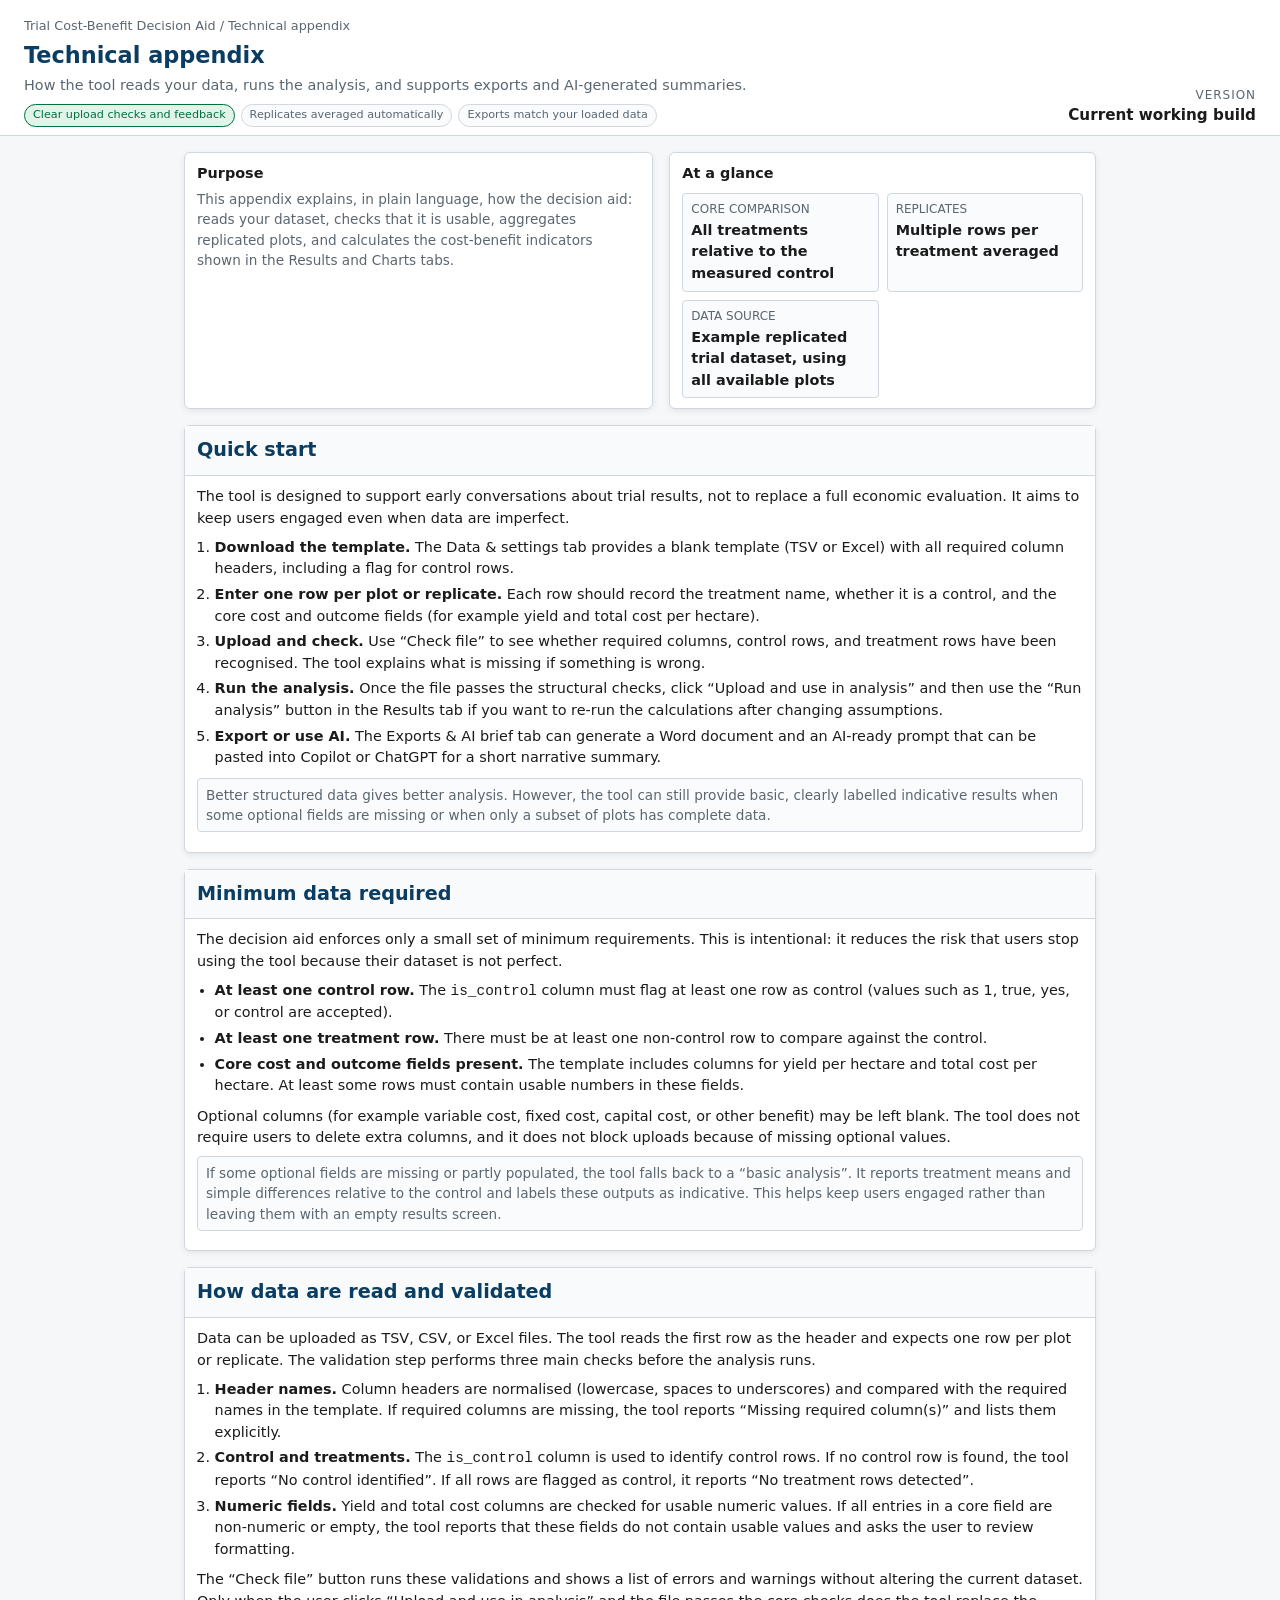
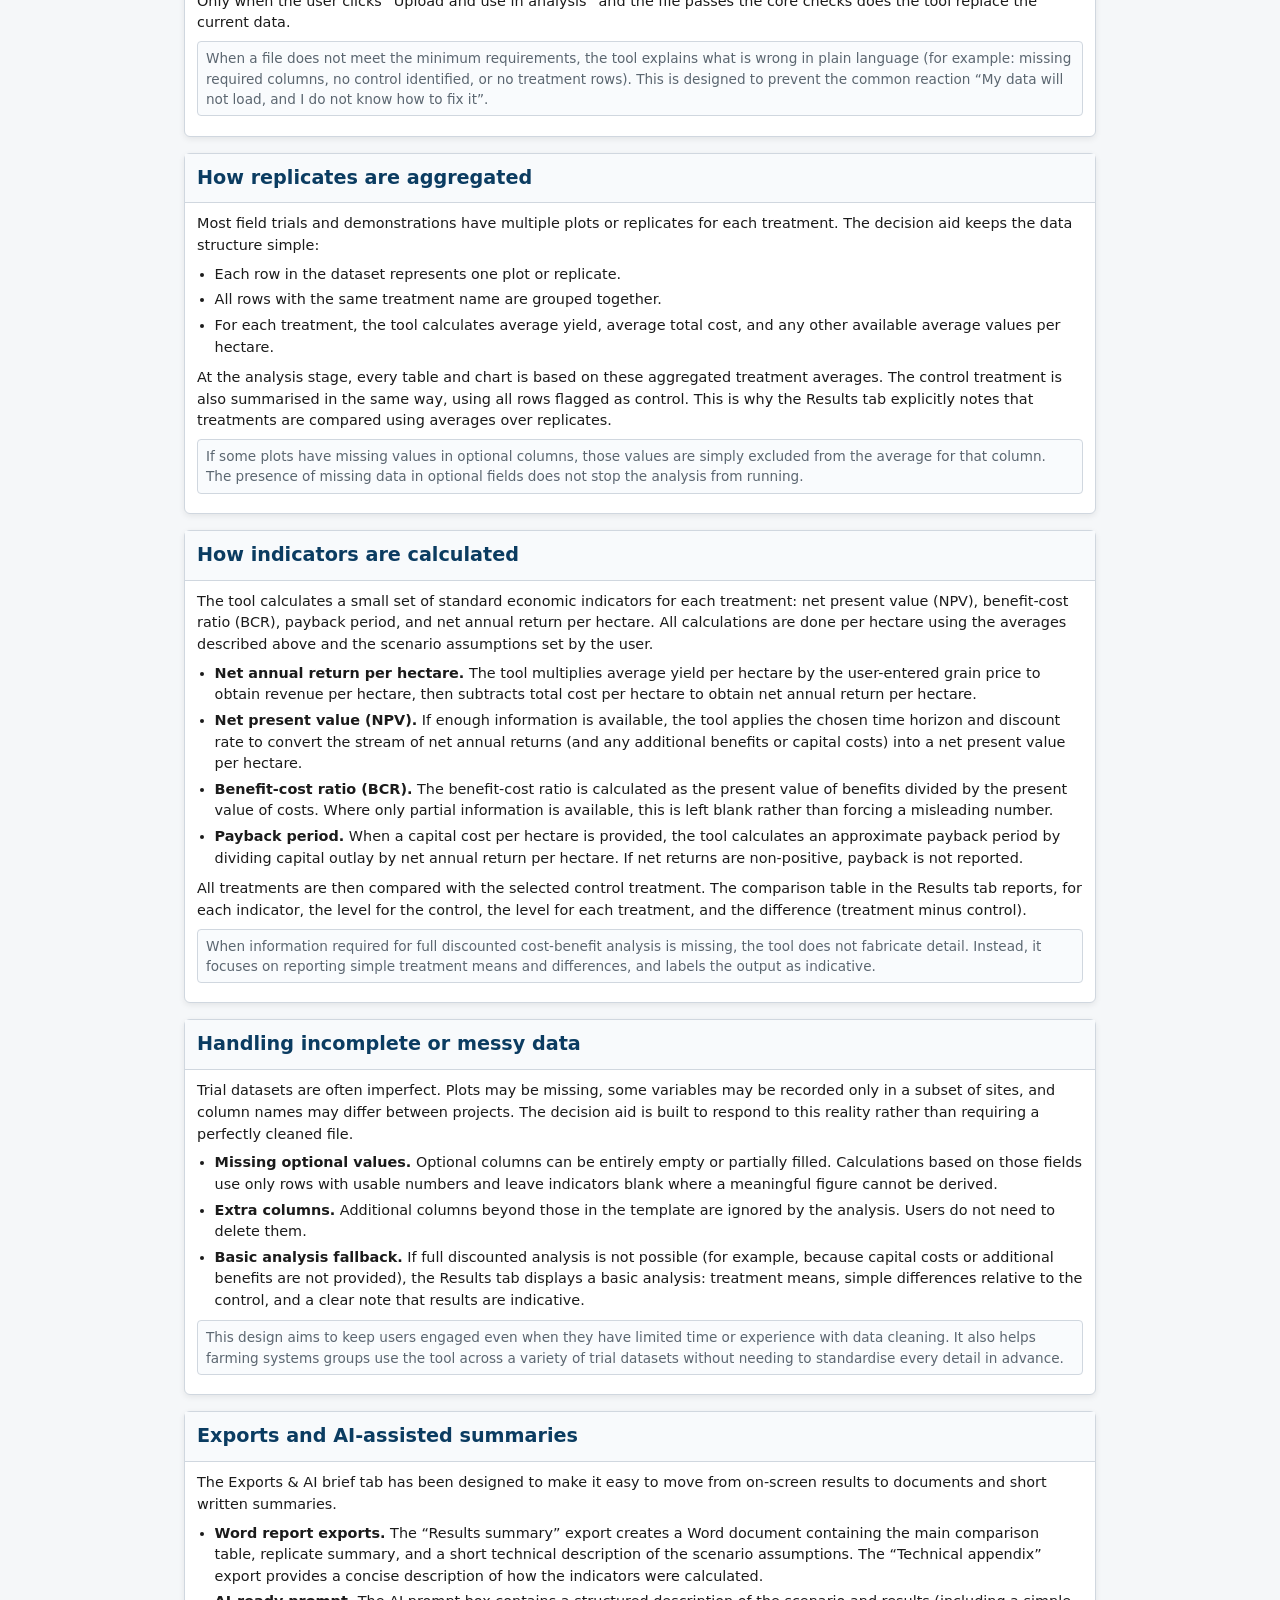
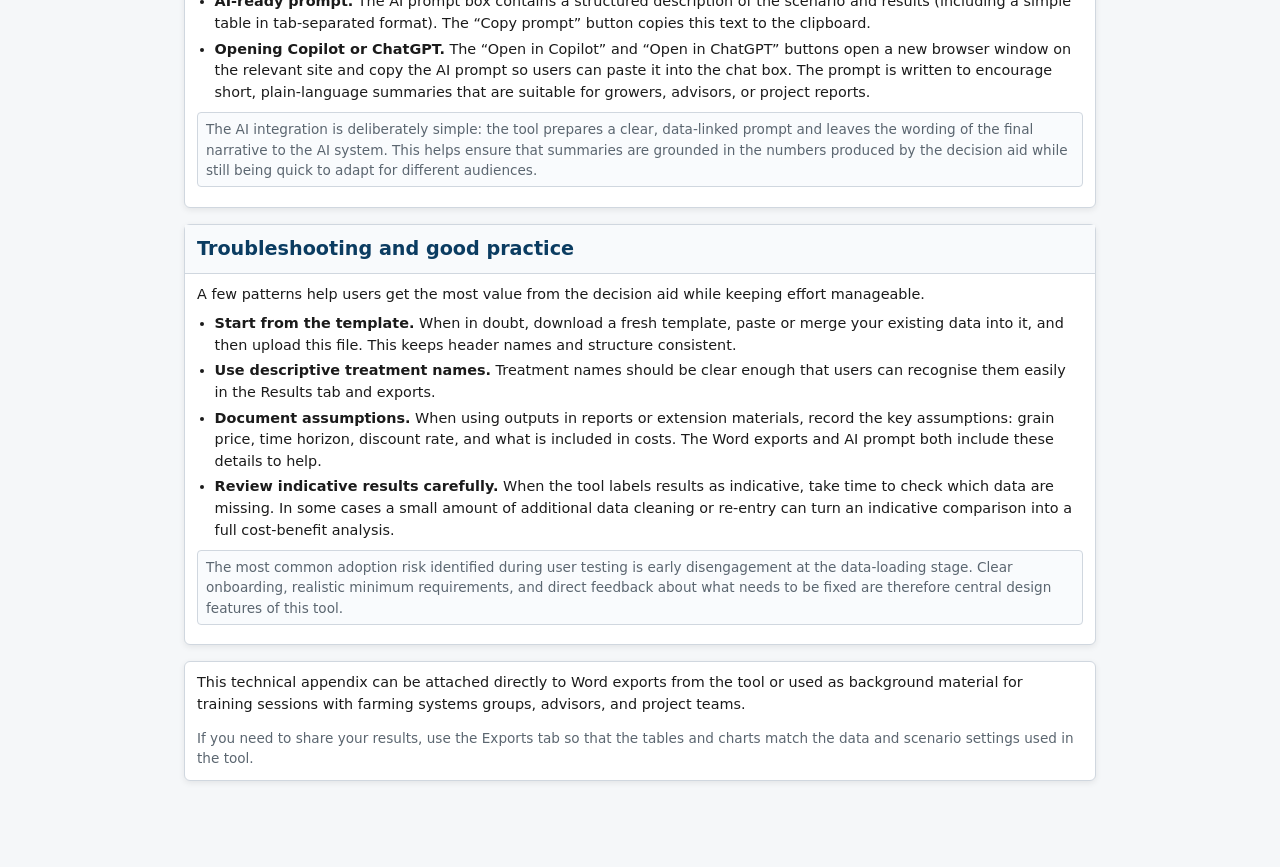
<file: technical-appendix.html>
<!doctype html>
<html lang="en">
<head>
  <meta charset="utf-8" />
  <title>Technical appendix – Trial Cost-Benefit Decision Aid</title>
  <meta name="viewport" content="width=device-width, initial-scale=1" />
  <meta name="description" content="User guide for the Trial Cost-Benefit Decision Aid." />
  <link rel="stylesheet" href="styles.css" />
</head>
<body>
  <div class="ta-shell">
    <header class="ta-header">
      <div class="ta-breadcrumb">Trial Cost-Benefit Decision Aid / Technical appendix</div>
      <div class="ta-title-row">
        <div class="ta-title-block">
          <div class="ta-title">Technical appendix</div>
          <div class="ta-subtitle">
            How the tool reads your data, runs the analysis, and supports exports and AI-generated summaries.
          </div>
          <div class="ta-header-tagline">
            <span class="ta-chip ta-highlight">Clear upload checks and feedback</span>
            <span class="ta-chip">Replicates averaged automatically</span>
            <span class="ta-chip">Exports match your loaded data</span>
          </div>
        </div>
        <div class="ta-status-block">
          <div class="ta-status-label">Version</div>
          <div class="ta-status-value">Current working build</div>
        </div>
      </div>
    </header>

    <main class="ta-main">
      <section class="ta-summary-grid">
        <div class="ta-summary-card">
          <div class="ta-summary-title">Purpose</div>
          <div class="ta-summary-body">
            This appendix explains, in plain language, how the decision aid:
            reads your dataset, checks that it is usable, aggregates replicated plots,
            and calculates the cost-benefit indicators shown in the Results and Charts tabs.
          </div>
        </div>
        <div class="ta-summary-card">
          <div class="ta-summary-title">At a glance</div>
          <div class="ta-stat-grid">
            <div class="ta-stat-card">
              <div class="ta-stat-label">Core comparison</div>
              <div class="ta-stat-value">All treatments relative to the measured control</div>
            </div>
            <div class="ta-stat-card">
              <div class="ta-stat-label">Replicates</div>
              <div class="ta-stat-value">Multiple rows per treatment averaged</div>
            </div>
            <div class="ta-stat-card">
              <div class="ta-stat-label">Data source</div>
              <div class="ta-stat-value">Example replicated trial dataset, using all available plots</div>
            </div>
          </div>
        </div>
      </section>

      <section class="ta-section">
        <div class="ta-section-header">
          <h2>Quick start</h2>
        </div>
        <div class="ta-section-body">
          <p>
            The tool is designed to support early conversations about trial results, not to
            replace a full economic evaluation. It aims to keep users engaged even when data are imperfect.
          </p>
          <ol>
            <li>
              <strong>Download the template.</strong>
              The Data &amp; settings tab provides a blank template (TSV or Excel) with all required
              column headers, including a flag for control rows.
            </li>
            <li>
              <strong>Enter one row per plot or replicate.</strong>
              Each row should record the treatment name, whether it is a control, and the core
              cost and outcome fields (for example yield and total cost per hectare).
            </li>
            <li>
              <strong>Upload and check.</strong>
              Use “Check file” to see whether required columns, control rows, and treatment rows
              have been recognised. The tool explains what is missing if something is wrong.
            </li>
            <li>
              <strong>Run the analysis.</strong>
              Once the file passes the structural checks, click “Upload and use in analysis”
              and then use the “Run analysis” button in the Results tab if you want to re-run
              the calculations after changing assumptions.
            </li>
            <li>
              <strong>Export or use AI.</strong>
              The Exports &amp; AI brief tab can generate a Word document and an AI-ready prompt
              that can be pasted into Copilot or ChatGPT for a short narrative summary.
            </li>
          </ol>
          <p class="ta-note">
            Better structured data gives better analysis. However, the tool can still provide
            basic, clearly labelled indicative results when some optional fields are missing
            or when only a subset of plots has complete data.
          </p>
        </div>
      </section>

      <section class="ta-section">
        <div class="ta-section-header">
          <h2>Minimum data required</h2>
        </div>
        <div class="ta-section-body">
          <p>
            The decision aid enforces only a small set of minimum requirements. This is intentional:
            it reduces the risk that users stop using the tool because their dataset is not perfect.
          </p>
          <ul>
            <li>
              <strong>At least one control row.</strong>
              The <code>is_control</code> column must flag at least one row as control
              (values such as 1, true, yes, or control are accepted).
            </li>
            <li>
              <strong>At least one treatment row.</strong>
              There must be at least one non-control row to compare against the control.
            </li>
            <li>
              <strong>Core cost and outcome fields present.</strong>
              The template includes columns for yield per hectare and total cost per hectare.
              At least some rows must contain usable numbers in these fields.
            </li>
          </ul>
          <p>
            Optional columns (for example variable cost, fixed cost, capital cost, or other benefit)
            may be left blank. The tool does not require users to delete extra columns, and it does not
            block uploads because of missing optional values.
          </p>
          <p class="ta-note">
            If some optional fields are missing or partly populated, the tool falls back to a
            “basic analysis”. It reports treatment means and simple differences relative to the
            control and labels these outputs as indicative. This helps keep users engaged rather
            than leaving them with an empty results screen.
          </p>
        </div>
      </section>

      <section class="ta-section">
        <div class="ta-section-header">
          <h2>How data are read and validated</h2>
        </div>
        <div class="ta-section-body">
          <p>
            Data can be uploaded as TSV, CSV, or Excel files. The tool reads the first row as the
            header and expects one row per plot or replicate. The validation step performs three
            main checks before the analysis runs.
          </p>
          <ol>
            <li>
              <strong>Header names.</strong>
              Column headers are normalised (lowercase, spaces to underscores) and compared
              with the required names in the template. If required columns are missing,
              the tool reports “Missing required column(s)” and lists them explicitly.
            </li>
            <li>
              <strong>Control and treatments.</strong>
              The <code>is_control</code> column is used to identify control rows. If no control
              row is found, the tool reports “No control identified”. If all rows are flagged as control,
              it reports “No treatment rows detected”.
            </li>
            <li>
              <strong>Numeric fields.</strong>
              Yield and total cost columns are checked for usable numeric values. If all entries
              in a core field are non-numeric or empty, the tool reports that these fields do not
              contain usable values and asks the user to review formatting.
            </li>
          </ol>
          <p>
            The “Check file” button runs these validations and shows a list of errors and warnings
            without altering the current dataset. Only when the user clicks “Upload and use in analysis”
            and the file passes the core checks does the tool replace the current data.
          </p>
          <p class="ta-note">
            When a file does not meet the minimum requirements, the tool explains what is wrong
            in plain language (for example: missing required columns, no control identified,
            or no treatment rows). This is designed to prevent the common reaction
            “My data will not load, and I do not know how to fix it”.
          </p>
        </div>
      </section>

      <section class="ta-section">
        <div class="ta-section-header">
          <h2>How replicates are aggregated</h2>
        </div>
        <div class="ta-section-body">
          <p>
            Most field trials and demonstrations have multiple plots or replicates for each treatment.
            The decision aid keeps the data structure simple:
          </p>
          <ul>
            <li>Each row in the dataset represents one plot or replicate.</li>
            <li>All rows with the same treatment name are grouped together.</li>
            <li>For each treatment, the tool calculates average yield, average total cost,
                and any other available average values per hectare.</li>
          </ul>
          <p>
            At the analysis stage, every table and chart is based on these aggregated treatment
            averages. The control treatment is also summarised in the same way, using all rows
            flagged as control. This is why the Results tab explicitly notes that treatments are
            compared using averages over replicates.
          </p>
          <p class="ta-note">
            If some plots have missing values in optional columns, those values are simply
            excluded from the average for that column. The presence of missing data in optional
            fields does not stop the analysis from running.
          </p>
        </div>
      </section>

      <section class="ta-section">
        <div class="ta-section-header">
          <h2>How indicators are calculated</h2>
        </div>
        <div class="ta-section-body">
          <p>
            The tool calculates a small set of standard economic indicators for each treatment:
            net present value (NPV), benefit-cost ratio (BCR), payback period, and net annual
            return per hectare. All calculations are done per hectare using the averages described
            above and the scenario assumptions set by the user.
          </p>
          <ul>
            <li>
              <strong>Net annual return per hectare.</strong>
              The tool multiplies average yield per hectare by the user-entered grain price
              to obtain revenue per hectare, then subtracts total cost per hectare to obtain net
              annual return per hectare.
            </li>
            <li>
              <strong>Net present value (NPV).</strong>
              If enough information is available, the tool applies the chosen time horizon and
              discount rate to convert the stream of net annual returns (and any additional benefits
              or capital costs) into a net present value per hectare.
            </li>
            <li>
              <strong>Benefit-cost ratio (BCR).</strong>
              The benefit-cost ratio is calculated as the present value of benefits divided by
              the present value of costs. Where only partial information is available, this is
              left blank rather than forcing a misleading number.
            </li>
            <li>
              <strong>Payback period.</strong>
              When a capital cost per hectare is provided, the tool calculates an approximate
              payback period by dividing capital outlay by net annual return per hectare.
              If net returns are non-positive, payback is not reported.
            </li>
          </ul>
          <p>
            All treatments are then compared with the selected control treatment. The comparison
            table in the Results tab reports, for each indicator, the level for the control,
            the level for each treatment, and the difference (treatment minus control).
          </p>
          <p class="ta-note">
            When information required for full discounted cost-benefit analysis is missing,
            the tool does not fabricate detail. Instead, it focuses on reporting simple treatment
            means and differences, and labels the output as indicative.
          </p>
        </div>
      </section>

      <section class="ta-section">
        <div class="ta-section-header">
          <h2>Handling incomplete or messy data</h2>
        </div>
        <div class="ta-section-body">
          <p>
            Trial datasets are often imperfect. Plots may be missing, some variables may be
            recorded only in a subset of sites, and column names may differ between projects.
            The decision aid is built to respond to this reality rather than requiring
            a perfectly cleaned file.
          </p>
          <ul>
            <li>
              <strong>Missing optional values.</strong>
              Optional columns can be entirely empty or partially filled. Calculations based
              on those fields use only rows with usable numbers and leave indicators blank
              where a meaningful figure cannot be derived.
            </li>
            <li>
              <strong>Extra columns.</strong>
              Additional columns beyond those in the template are ignored by the analysis.
              Users do not need to delete them.
            </li>
            <li>
              <strong>Basic analysis fallback.</strong>
              If full discounted analysis is not possible (for example, because capital costs
              or additional benefits are not provided), the Results tab displays a basic analysis:
              treatment means, simple differences relative to the control, and a clear note that
              results are indicative.
            </li>
          </ul>
          <p class="ta-note">
            This design aims to keep users engaged even when they have limited time or experience
            with data cleaning. It also helps farming systems groups use the tool across a variety
            of trial datasets without needing to standardise every detail in advance.
          </p>
        </div>
      </section>

      <section class="ta-section">
        <div class="ta-section-header">
          <h2>Exports and AI-assisted summaries</h2>
        </div>
        <div class="ta-section-body">
          <p>
            The Exports &amp; AI brief tab has been designed to make it easy to move from
            on-screen results to documents and short written summaries.
          </p>
          <ul>
            <li>
              <strong>Word report exports.</strong>
              The “Results summary” export creates a Word document containing the main
              comparison table, replicate summary, and a short technical description of the
              scenario assumptions. The “Technical appendix” export provides a concise
              description of how the indicators were calculated.
            </li>
            <li>
              <strong>AI-ready prompt.</strong>
              The AI prompt box contains a structured description of the scenario and results
              (including a simple table in tab-separated format). The “Copy prompt” button copies
              this text to the clipboard.
            </li>
            <li>
              <strong>Opening Copilot or ChatGPT.</strong>
              The “Open in Copilot” and “Open in ChatGPT” buttons open a new browser window on
              the relevant site and copy the AI prompt so users can paste it into the chat box.
              The prompt is written to encourage short, plain-language summaries that are suitable
              for growers, advisors, or project reports.
            </li>
          </ul>
          <p class="ta-note">
            The AI integration is deliberately simple: the tool prepares a clear, data-linked
            prompt and leaves the wording of the final narrative to the AI system. This helps
            ensure that summaries are grounded in the numbers produced by the decision aid
            while still being quick to adapt for different audiences.
          </p>
        </div>
      </section>

      <section class="ta-section">
        <div class="ta-section-header">
          <h2>Troubleshooting and good practice</h2>
        </div>
        <div class="ta-section-body">
          <p>
            A few patterns help users get the most value from the decision aid while keeping
            effort manageable.
          </p>
          <ul>
            <li>
              <strong>Start from the template.</strong>
              When in doubt, download a fresh template, paste or merge your existing data into
              it, and then upload this file. This keeps header names and structure consistent.
            </li>
            <li>
              <strong>Use descriptive treatment names.</strong>
              Treatment names should be clear enough that users can recognise them easily
              in the Results tab and exports.
            </li>
            <li>
              <strong>Document assumptions.</strong>
              When using outputs in reports or extension materials, record the key assumptions:
              grain price, time horizon, discount rate, and what is included in costs.
              The Word exports and AI prompt both include these details to help.
            </li>
            <li>
              <strong>Review indicative results carefully.</strong>
              When the tool labels results as indicative, take time to check which data are missing.
              In some cases a small amount of additional data cleaning or re-entry can turn
              an indicative comparison into a full cost-benefit analysis.
            </li>
          </ul>
          <p class="ta-note">
            The most common adoption risk identified during user testing is early disengagement
            at the data-loading stage. Clear onboarding, realistic minimum requirements,
            and direct feedback about what needs to be fixed are therefore central design features
            of this tool.
          </p>
        </div>
      </section>

      <section class="ta-section">
        <div class="ta-section-body">
          <p>
            This technical appendix can be attached directly to Word exports from the tool or
            used as background material for training sessions with farming systems groups,
            advisors, and project teams.
          </p>
          <div class="ta-footer-note">
            If you need to share your results, use the Exports tab so that the tables and
            charts match the data and scenario settings used in the tool.
          </div>
        </div>
      </section>
    </main>
  </div>
</body>
</html>
</file>
<file: styles.css>
:root {
  --page-bg: #f5f7f9;
  --card-bg: #ffffff;
  --border-subtle: #d0d7df;
  --border-strong: #6c7a89;
  --brand-deep: #0b3c61;
  --brand-mid: #215f8b;
  --brand-soft: #e3edf7;
  --accent-strong: #00703c;
  --accent-soft: #e2f3ea;
  --accent-warn: #d4351c;
  --accent-warn-soft: #fbe3e1;
  --text-main: #1b1b1b;
  --text-muted: #5b6670;
  --focus-outline: #ffbf47;
  --shadow-soft: 0 2px 6px rgba(0, 0, 0, 0.08);
  --radius-card: 6px;
  --radius-pill: 999px;
  --font-main: system-ui, -apple-system, BlinkMacSystemFont, "Segoe UI", sans-serif;
}

*,
*::before,
*::after {
  box-sizing: border-box;
}

html,
body {
  margin: 0;
  padding: 0;
}

body {
  font-family: var(--font-main);
  font-size: 16px;
  line-height: 1.5;
  color: var(--text-main);
  background-color: var(--page-bg);
}

/* Accessibility */

.skip-link {
  position: absolute;
  top: -40px;
  left: 12px;
  background: #ffffff;
  padding: 8px 12px;
  border-radius: 4px;
  border: 2px solid var(--focus-outline);
  z-index: 1000;
}

.skip-link:focus {
  top: 12px;
}

/* Layout */

.page-header {
  background: #ffffff;
  border-bottom: 1px solid var(--border-subtle);
}

.brand-banner {
  display: flex;
  align-items: center;
  justify-content: space-between;
  padding: 12px 24px;
  gap: 16px;
  background: linear-gradient(90deg, var(--brand-deep), var(--brand-mid));
  color: #ffffff;
}

.brand-crest {
  width: 40px;
  height: 40px;
  border-radius: 4px;
  background: rgba(255, 255, 255, 0.15);
  box-shadow: 0 0 0 2px rgba(0, 0, 0, 0.08);
}

.brand-text {
  flex: 1;
  min-width: 0;
}

.brand-agency {
  font-size: 0.9rem;
  letter-spacing: 0.04em;
  text-transform: uppercase;
  opacity: 0.9;
}

.brand-title {
  font-size: 1.2rem;
  font-weight: 600;
}

.brand-partners {
  display: flex;
  gap: 0.4rem;
  align-items: center;
  flex-wrap: wrap;
}

.brand-pill {
  padding: 0.18rem 0.6rem;
  border-radius: var(--radius-pill);
  border: 1px solid rgba(255, 255, 255, 0.7);
  font-size: 0.75rem;
  background: rgba(0, 0, 0, 0.1);
}

/* Tabs */

.top-nav {
  background: #ffffff;
  padding: 0 24px;
}

.tab-list {
  list-style: none;
  margin: 0;
  padding: 0;
  display: flex;
  gap: 4px;
  border-bottom: 1px solid var(--border-subtle);
  overflow-x: auto;
}

.tab {
  border: none;
  background: transparent;
  padding: 10px 16px;
  cursor: pointer;
  font-size: 0.95rem;
  color: var(--text-muted);
  border-bottom: 3px solid transparent;
  outline-offset: -2px;
}

.tab:hover {
  background: #f2f4f7;
}

.tab.active {
  color: var(--brand-deep);
  border-bottom-color: var(--brand-deep);
  font-weight: 600;
}

/* Main layout */

.page-main {
  padding: 24px;
  max-width: 1200px;
  margin: 0 auto 72px auto;
}

.content-grid {
  display: grid;
  grid-template-columns: minmax(0, 1.4fr) minmax(0, 1.4fr);
  gap: 16px;
}

@media (max-width: 960px) {
  .content-grid {
    grid-template-columns: minmax(0, 1fr);
  }
}

/* Cards */

.card {
  background: var(--card-bg);
  border-radius: var(--radius-card);
  box-shadow: var(--shadow-soft);
  border: 1px solid var(--border-subtle);
  display: flex;
  flex-direction: column;
}

.card-header,
.card-header-row {
  padding: 12px 16px 8px 16px;
  border-bottom: 1px solid var(--border-subtle);
  background: #f8fafc;
}

.card-header-row {
  display: flex;
  align-items: flex-start;
  justify-content: space-between;
  gap: 12px;
}

.card-body {
  padding: 12px 16px 16px 16px;
}

/* Typography */

h1,
h2,
h3 {
  margin: 0;
  font-weight: 600;
  color: var(--brand-deep);
}

h1 {
  font-size: 1.45rem;
}

h2 {
  font-size: 1.2rem;
}

h3 {
  font-size: 1rem;
}

p {
  margin: 0 0 0.5rem 0;
}

.small {
  font-size: 0.85rem;
}

.small.muted {
  color: var(--text-muted);
}

/* Lists */

.onboarding-steps {
  padding-left: 1.2rem;
  margin: 0 0 0.75rem 0;
}

.onboarding-steps li {
  margin-bottom: 0.35rem;
}

/* Forms and buttons */

.form-group {
  margin-bottom: 0.8rem;
}

.form-group label {
  display: inline-flex;
  align-items: center;
  gap: 6px;
  font-weight: 500;
  font-size: 0.9rem;
}

input[type="number"],
input[type="file"],
select,
textarea {
  width: 100%;
  padding: 6px 8px;
  border-radius: 4px;
  border: 1px solid var(--border-subtle);
  font-family: var(--font-main);
  font-size: 0.95rem;
}

input[type="number"]:focus,
input[type="file"]:focus,
select:focus,
textarea:focus {
  outline: 2px solid var(--focus-outline);
  outline-offset: 1px;
  border-color: var(--brand-mid);
}

textarea.ai-prompt {
  resize: vertical;
  min-height: 160px;
}

/* Buttons */

.btn {
  display: inline-flex;
  align-items: center;
  justify-content: center;
  border-radius: 4px;
  border: 1px solid transparent;
  padding: 6px 12px;
  font-size: 0.9rem;
  cursor: pointer;
  font-family: var(--font-main);
  text-decoration: none;
}

.btn.primary {
  background: var(--brand-deep);
  color: #ffffff;
  border-color: var(--brand-deep);
}

.btn.primary:hover {
  background: #082a44;
  border-color: #082a44;
}

.btn.secondary {
  background: #ffffff;
  color: var(--brand-deep);
  border-color: var(--brand-deep);
}

.btn.secondary:hover {
  background: var(--brand-soft);
}

.btn.text {
  background: transparent;
  color: var(--brand-deep);
  border-color: transparent;
  padding-left: 0;
}

.btn.text:hover {
  text-decoration: underline;
}

/* Upload and template sections */

.template-actions,
.upload-actions,
.settings-actions,
.export-actions,
.ai-actions {
  display: flex;
  flex-wrap: wrap;
  gap: 8px;
  align-items: center;
  margin-top: 0.25rem;
}

.upload-status {
  margin-top: 0.5rem;
  font-size: 0.85rem;
}

.upload-status.error {
  color: var(--accent-warn);
}

.upload-status.success {
  color: var(--accent-strong);
}

.upload-preview {
  margin-top: 0.75rem;
  padding-top: 0.5rem;
  border-top: 1px solid var(--border-subtle);
  font-size: 0.85rem;
}

.template-columns-panel {
  display: grid;
  grid-template-columns: repeat(auto-fit, minmax(180px, 1fr));
  gap: 8px;
  margin-top: 0.5rem;
}

.template-column {
  border: 1px solid var(--border-subtle);
  border-radius: 4px;
  padding: 6px 8px;
  background: #f9fbfd;
}

.template-column-name {
  font-weight: 600;
  font-size: 0.9rem;
}

.template-column-role {
  font-size: 0.8rem;
  color: var(--text-muted);
}

/* Settings grid */

.settings-grid {
  display: grid;
  grid-template-columns: repeat(auto-fit, minmax(190px, 1fr));
  gap: 12px;
}

/* Results */

.results-summary {
  margin-top: 0.5rem;
}

.results-summary-grid {
  display: grid;
  grid-template-columns: repeat(auto-fit, minmax(200px, 1fr));
  gap: 8px;
}

.results-card {
  border-radius: 4px;
  border: 1px solid var(--border-subtle);
  padding: 8px 10px;
  background: #f9fbfd;
}

.results-card-title {
  font-size: 0.85rem;
  color: var(--text-muted);
}

.results-card-value {
  font-weight: 600;
  font-size: 1rem;
}

.results-card-sub {
  font-size: 0.8rem;
  color: var(--text-muted);
  margin-top: 2px;
}

.results-meta {
  margin: 0.8rem 0 0.3rem;
  display: flex;
  align-items: center;
  gap: 0.75rem;
  flex-wrap: wrap;
}

.run-analysis-btn {
  margin-left: auto;
}

.assumptions-summary {
  font-size: 0.85rem;
  padding: 6px 8px;
  border-radius: 4px;
  background: #f9fbfd;
  border: 1px solid var(--border-subtle);
}

/* Leaderboard and tables */

.table-wrapper {
  width: 100%;
  overflow-x: auto;
}

table {
  width: 100%;
  border-collapse: collapse;
  font-size: 0.85rem;
}

th,
td {
  padding: 6px 8px;
  border: 1px solid var(--border-subtle);
}

th {
  background: #f1f4f8;
  text-align: left;
}

tbody tr:nth-child(every 2) {
  background: #fcfdff;
}

/* Charts */

canvas {
  width: 100%;
  max-width: 100%;
}

/* Help tooltips */

.help {
  display: inline-flex;
  align-items: center;
  justify-content: center;
  width: 18px;
  height: 18px;
  border-radius: 50%;
  background: var(--brand-soft);
  color: var(--brand-deep);
  font-size: 0.75rem;
  cursor: default;
  border: 1px solid var(--border-subtle);
  position: relative;
}

.help::after {
  content: attr(data-tooltip);
  position: absolute;
  left: 50%;
  transform: translateX(-50%);
  bottom: 125%;
  background: #1f2933;
  color: #ffffff;
  padding: 6px 8px;
  border-radius: 4px;
  font-size: 0.75rem;
  white-space: normal;
  width: 240px;
  max-width: 260px;
  box-shadow: var(--shadow-soft);
  opacity: 0;
  pointer-events: none;
  transition: opacity 0.15s ease-out;
  z-index: 100;
}

.help::before {
  content: "";
  position: absolute;
  left: 50%;
  transform: translateX(-50%);
  bottom: 115%;
  border-width: 6px;
  border-style: solid;
  border-color: #1f2933 transparent transparent transparent;
  opacity: 0;
  pointer-events: none;
  transition: opacity 0.15s ease-out;
}

.help:hover::after,
.help:hover::before {
  opacity: 1;
}

/* Inline column tooltips */

.tip {
  border-bottom: 1px dotted var(--border-strong);
  cursor: help;
  position: relative;
}

.tip::after {
  content: attr(data-tooltip);
  position: absolute;
  left: 0;
  bottom: 115%;
  background: #1f2933;
  color: #ffffff;
  padding: 4px 6px;
  border-radius: 4px;
  font-size: 0.75rem;
  white-space: normal;
  width: 220px;
  max-width: 260px;
  opacity: 0;
  pointer-events: none;
  transition: opacity 0.15s ease-out;
  z-index: 100;
}

.tip::before {
  content: "";
  position: absolute;
  left: 10px;
  bottom: 108%;
  border-width: 5px;
  border-style: solid;
  border-color: #1f2933 transparent transparent transparent;
  opacity: 0;
  pointer-events: none;
  transition: opacity 0.15s ease-out;
}

.tip:hover::after,
.tip:hover::before {
  opacity: 1;
}

/* Badges */

.badge {
  display: inline-flex;
  align-items: center;
  padding: 2px 8px;
  border-radius: var(--radius-pill);
  font-size: 0.8rem;
  border: 1px solid var(--accent-warn);
  background: var(--accent-warn-soft);
  color: var(--accent-warn);
}

/* Footer */

.app-footer {
  position: fixed;
  left: 0;
  right: 0;
  bottom: 0;
  border-top: 1px solid var(--border-subtle);
  background: #ffffff;
}

.footer-inner {
  max-width: 1200px;
  margin: 0 auto;
  padding: 8px 24px;
  display: flex;
  align-items: center;
  justify-content: space-between;
  gap: 12px;
}

.footer-brand {
  min-width: 0;
}

.footer-title {
  font-size: 0.9rem;
  font-weight: 600;
}

.footer-logos {
  display: flex;
  gap: 6px;
}

.footer-logo {
  width: 28px;
  height: 28px;
  border-radius: 4px;
  border: 1px solid var(--border-subtle);
  display: flex;
  align-items: center;
  justify-content: center;
  font-size: 0.7rem;
  color: var(--text-muted);
}

/* Tabs */

.tab-panel[hidden] {
  display: none;
}

/* Toast */

.toast {
  position: fixed;
  bottom: 56px;
  right: 24px;
  min-width: 220px;
  max-width: 320px;
  padding: 8px 10px;
  border-radius: 4px;
  background: #111827;
  color: #ffffff;
  font-size: 0.85rem;
  box-shadow: var(--shadow-soft);
  opacity: 0;
  pointer-events: none;
  transform: translateY(8px);
  transition: opacity 0.2s ease-out, transform 0.2s ease-out;
  z-index: 2000;
}

.toast.show {
  opacity: 1;
  pointer-events: auto;
  transform: translateY(0);
}

.toast-success {
  background: #065f46;
}

.toast-warn {
  background: #92400e;
}

.toast-error {
  background: #7f1d1d;
}

/* Technical appendix */

.ta-shell {
  background: #f5f7f9;
  min-height: 100vh;
}

.ta-header {
  background: #ffffff;
  border-bottom: 1px solid var(--border-subtle);
  padding: 16px 24px 8px 24px;
}

.ta-breadcrumb {
  font-size: 0.8rem;
  color: var(--text-muted);
  margin-bottom: 4px;
}

.ta-title-row {
  display: flex;
  justify-content: space-between;
  align-items: flex-end;
  gap: 12px;
}

.ta-title-block {
  max-width: 70%;
}

.ta-title {
  font-size: 1.4rem;
  font-weight: 600;
  color: var(--brand-deep);
}

.ta-subtitle {
  font-size: 0.9rem;
  color: var(--text-muted);
  margin-top: 2px;
}

.ta-header-tagline {
  display: flex;
  flex-wrap: wrap;
  gap: 6px;
  margin-top: 8px;
}

.ta-chip {
  font-size: 0.7rem;
  padding: 2px 8px;
  border-radius: var(--radius-pill);
  border: 1px solid var(--border-subtle);
  background: #f9fbfd;
  color: var(--text-muted);
}

.ta-highlight {
  background: var(--accent-soft);
  border-color: var(--accent-strong);
  color: var(--accent-strong);
}

.ta-status-block {
  text-align: right;
  min-width: 180px;
}

.ta-status-label {
  font-size: 0.75rem;
  text-transform: uppercase;
  letter-spacing: 0.08em;
  color: var(--text-muted);
}

.ta-status-value {
  font-size: 0.95rem;
  font-weight: 600;
}

/* Technical appendix main */

.ta-main {
  max-width: 960px;
  margin: 0 auto;
  padding: 16px 24px 72px 24px;
}

.ta-summary-grid {
  display: grid;
  grid-template-columns: minmax(0, 1.1fr) minmax(0, 1fr);
  gap: 16px;
  margin-bottom: 16px;
}

.ta-summary-card {
  background: #ffffff;
  border-radius: var(--radius-card);
  border: 1px solid var(--border-subtle);
  padding: 10px 12px;
  box-shadow: var(--shadow-soft);
}

.ta-summary-title {
  font-size: 0.9rem;
  font-weight: 600;
  margin-bottom: 4px;
}

.ta-summary-body {
  font-size: 0.85rem;
  color: var(--text-muted);
}

.ta-stat-grid {
  display: grid;
  grid-template-columns: repeat(auto-fit, minmax(160px, 1fr));
  gap: 8px;
  margin-top: 8px;
}

.ta-stat-card {
  border-radius: 4px;
  border: 1px solid var(--border-subtle);
  background: #f9fbfd;
  padding: 6px 8px;
}

.ta-stat-label {
  font-size: 0.75rem;
  text-transform: uppercase;
  color: var(--text-muted);
}

.ta-stat-value {
  font-size: 0.9rem;
  font-weight: 600;
  margin-top: 2px;
}

/* Technical appendix sections */

.ta-section {
  background: #ffffff;
  border-radius: var(--radius-card);
  border: 1px solid var(--border-subtle);
  margin-bottom: 16px;
  box-shadow: var(--shadow-soft);
}

.ta-section-header {
  padding: 10px 12px;
  border-bottom: 1px solid var(--border-subtle);
  background: #f8fafc;
}

.ta-section-body {
  padding: 10px 12px 12px 12px;
  font-size: 0.9rem;
}

.ta-section-body p {
  margin-bottom: 0.45rem;
}

.ta-section-body ul,
.ta-section-body ol {
  margin: 0.35rem 0 0.55rem 1.1rem;
  padding: 0;
}

.ta-section-body li {
  margin-bottom: 0.25rem;
}

.ta-note {
  border-radius: 4px;
  border: 1px solid var(--border-subtle);
  background: #f9fbfd;
  padding: 6px 8px;
  font-size: 0.85rem;
  color: var(--text-muted);
}

/* Technical appendix footer */

.ta-footer-note {
  margin-top: 0.75rem;
  font-size: 0.85rem;
  color: var(--text-muted);
}

/* Responsive */

@media (max-width: 720px) {
  .brand-banner {
    flex-direction: column;
    align-items: flex-start;
  }

  .footer-inner {
    flex-direction: column;
    align-items: flex-start;
  }

  .ta-summary-grid {
    grid-template-columns: minmax(0, 1fr);
  }

  .ta-title-block {
    max-width: 100%;
  }

  .ta-status-block {
    text-align: left;
  }
}
</file>
